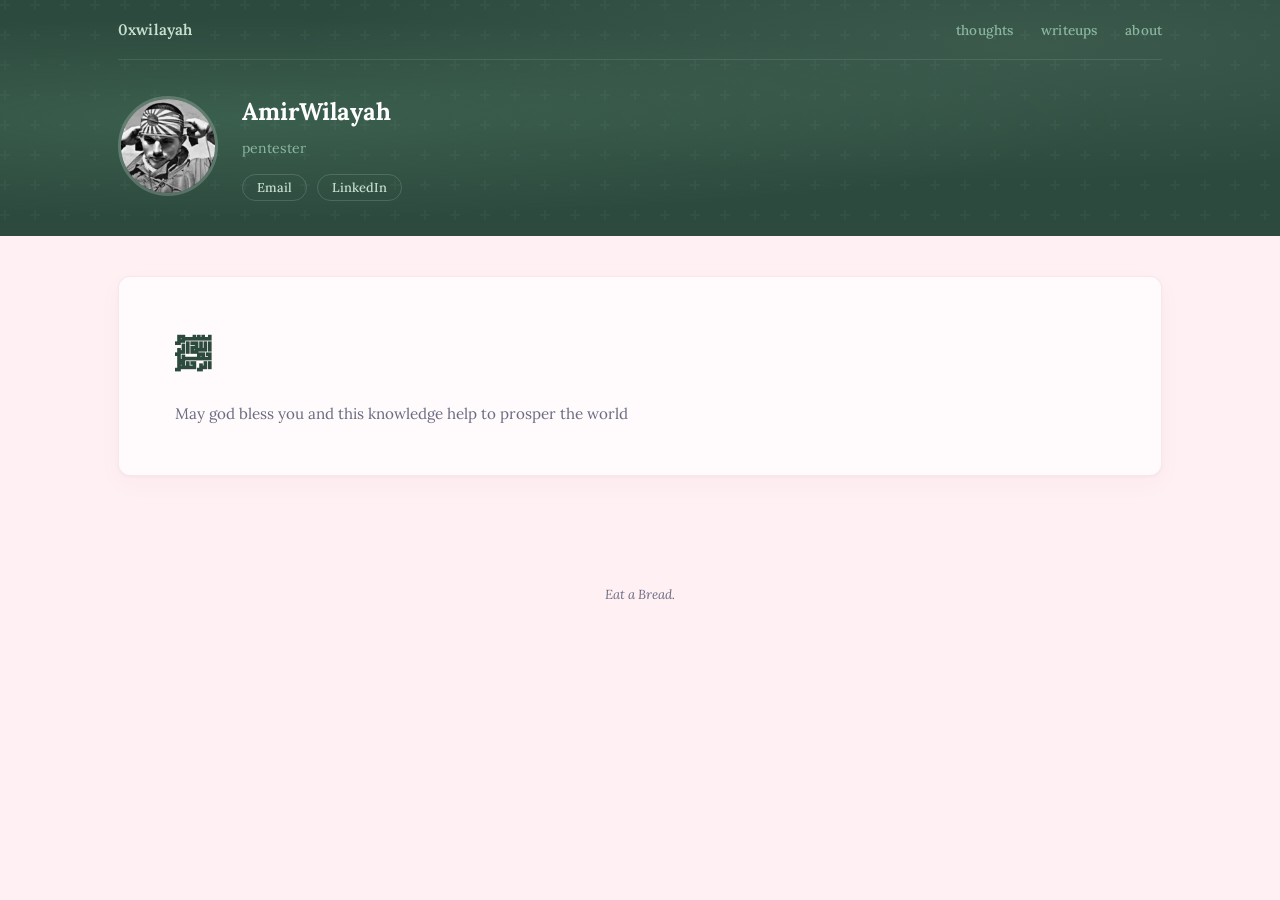
<file: index.html>
<!DOCTYPE html>
<html lang="en">
<head>
  <meta charset="UTF-8">
  <meta name="viewport" content="width=device-width, initial-scale=1.0">
  <title>0xwilayah</title>
  <link rel="stylesheet" href="css/style.css">
</head>
<body>

  <header class="site-header">
    <div class="header-inner">
      <nav class="site-nav">
        <a href="index.html" class="site-title">0xwilayah</a>
        <button class="nav-toggle" onclick="document.querySelector('.nav-links').classList.toggle('open')">
          <span></span><span></span><span></span>
        </button>
        <ul class="nav-links">
          <li><a href="thoughts.html">thoughts</a></li>
          <li><a href="writeups.html">writeups</a></li>
          <li><a href="about.html">about</a></li>
        </ul>
      </nav>
      <div class="author-strip">
        <img src="images/kamikaze.jpeg" alt="AmirWilayah" class="author-avatar">
        <div class="author-info">
          <h1 class="author-name">AmirWilayah</h1>
          <p class="author-bio">pentester</p>
          <ul class="author-links">
            <li><a href="mailto:wilayahhhh@gmail.com">Email</a></li>
            <li><a href="https://www.linkedin.com/in/0xwilayah/" target="_blank">LinkedIn</a></li>
          </ul>
        </div>
      </div>
    </div>
  </header>

  <div class="main-wrap">
    <div class="content-card">
      <h1 class="home-bismillah">﷽</h1>
      <p class="home-description">
        May god bless you and this knowledge help to prosper the world
      </p>
    </div>
  </div>

  <footer class="site-footer">Eat a Bread.</footer>

</body>
</html>
</file>
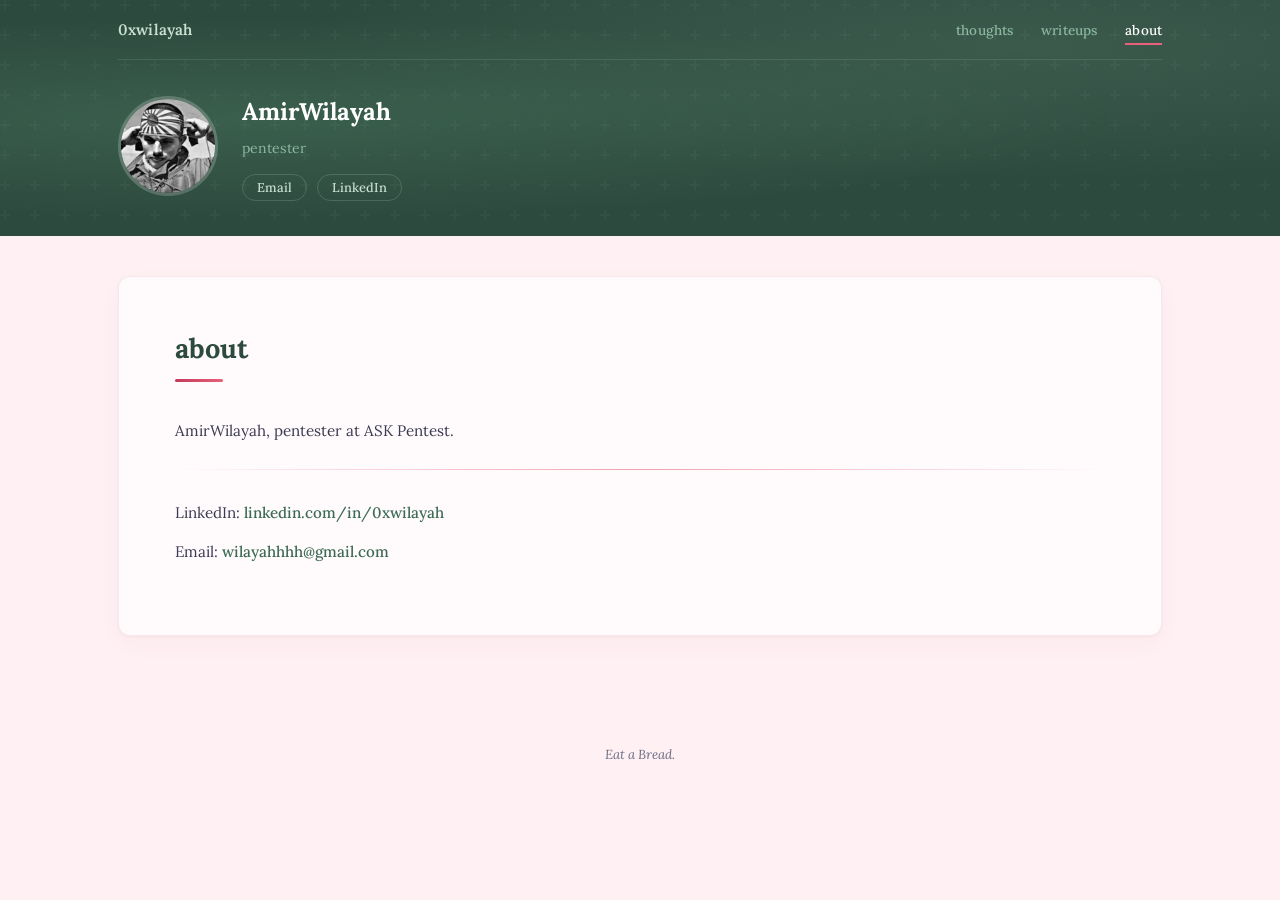
<file: about.html>
<!DOCTYPE html>
<html lang="en">
<head>
  <meta charset="UTF-8">
  <meta name="viewport" content="width=device-width, initial-scale=1.0">
  <title>about - 0xwilayah</title>
  <link rel="stylesheet" href="css/style.css">
</head>
<body>

  <header class="site-header">
    <div class="header-inner">
      <nav class="site-nav">
        <a href="index.html" class="site-title">0xwilayah</a>
        <button class="nav-toggle" onclick="document.querySelector('.nav-links').classList.toggle('open')">
          <span></span><span></span><span></span>
        </button>
        <ul class="nav-links">
          <li><a href="thoughts.html">thoughts</a></li>
          <li><a href="writeups.html">writeups</a></li>
          <li><a href="about.html" class="active">about</a></li>
        </ul>
      </nav>
      <div class="author-strip">
        <img src="images/kamikaze.jpeg" alt="AmirWilayah" class="author-avatar">
        <div class="author-info">
          <h1 class="author-name">AmirWilayah</h1>
          <p class="author-bio">pentester</p>
          <ul class="author-links">
            <li><a href="mailto:wilayahhhh@gmail.com">Email</a></li>
            <li><a href="https://www.linkedin.com/in/0xwilayah/" target="_blank">LinkedIn</a></li>
          </ul>
        </div>
      </div>
    </div>
  </header>

  <div class="main-wrap">
    <div class="content-card about-content">
      <h1 class="page-title">about</h1>
      <div class="page-title-line"></div>

      <p>AmirWilayah, pentester at ASK Pentest.</p>

      <hr>

      <ul>
        <li>LinkedIn: <a href="https://www.linkedin.com/in/0xwilayah/" target="_blank">linkedin.com/in/0xwilayah</a></li>
        <li>Email: <a href="mailto:wilayahhhh@gmail.com">wilayahhhh@gmail.com</a></li>
      </ul>
    </div>
  </div>

  <footer class="site-footer">Eat a Bread.</footer>

</body>
</html>
</file>
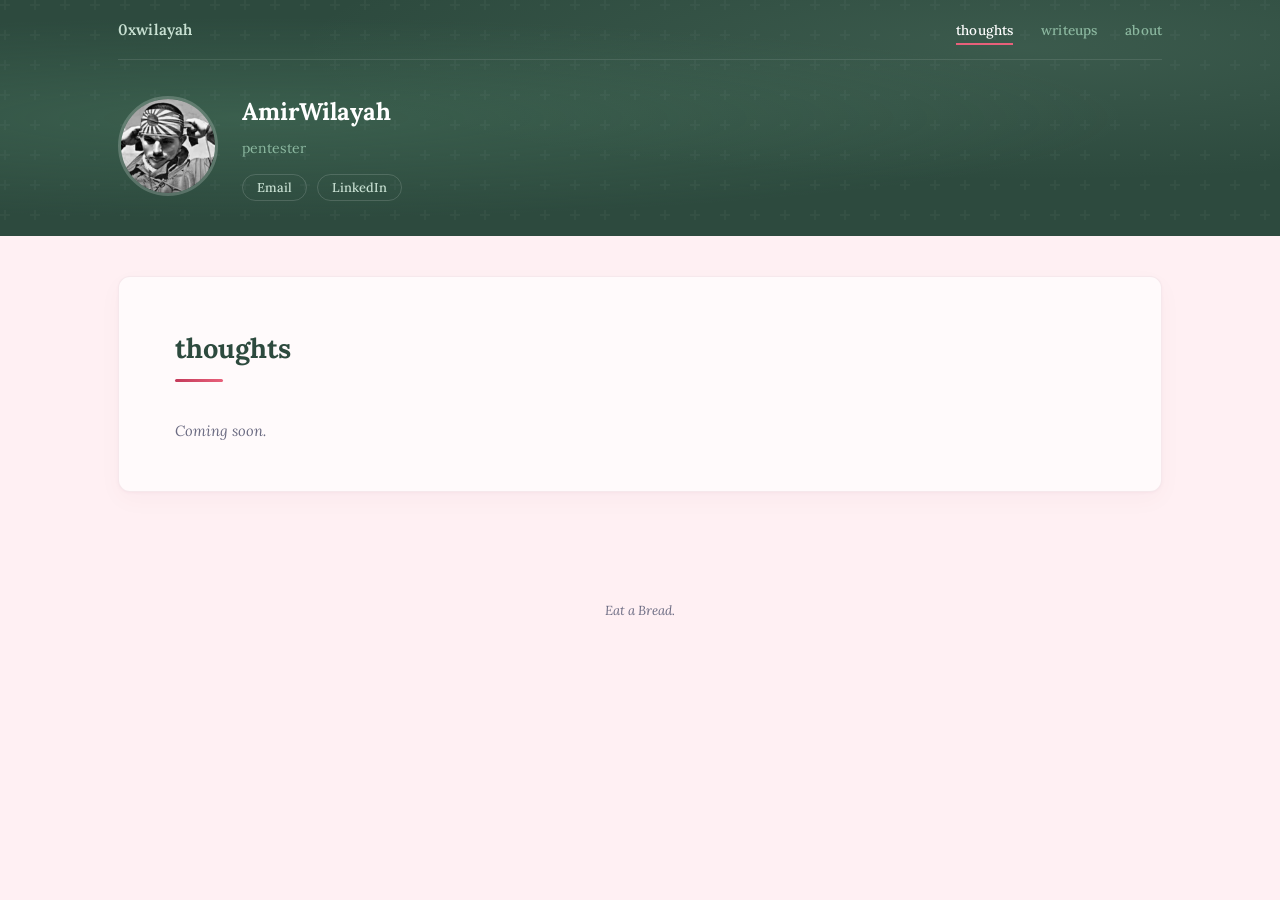
<file: thoughts.html>
<!DOCTYPE html>
<html lang="en">
<head>
  <meta charset="UTF-8">
  <meta name="viewport" content="width=device-width, initial-scale=1.0">
  <title>thoughts - 0xwilayah</title>
  <link rel="stylesheet" href="css/style.css">
</head>
<body>

  <header class="site-header">
    <div class="header-inner">
      <nav class="site-nav">
        <a href="index.html" class="site-title">0xwilayah</a>
        <button class="nav-toggle" onclick="document.querySelector('.nav-links').classList.toggle('open')">
          <span></span><span></span><span></span>
        </button>
        <ul class="nav-links">
          <li><a href="thoughts.html" class="active">thoughts</a></li>
          <li><a href="writeups.html">writeups</a></li>
          <li><a href="about.html">about</a></li>
        </ul>
      </nav>
      <div class="author-strip">
        <img src="images/kamikaze.jpeg" alt="AmirWilayah" class="author-avatar">
        <div class="author-info">
          <h1 class="author-name">AmirWilayah</h1>
          <p class="author-bio">pentester</p>
          <ul class="author-links">
            <li><a href="mailto:wilayahhhh@gmail.com">Email</a></li>
            <li><a href="https://www.linkedin.com/in/0xwilayah/" target="_blank">LinkedIn</a></li>
          </ul>
        </div>
      </div>
    </div>
  </header>

  <div class="main-wrap">
    <div class="content-card">
      <h1 class="page-title">thoughts</h1>
      <div class="page-title-line"></div>

      <ul class="post-list">
        <li class="post-item">
          <p class="placeholder-text">Coming soon.</p>
        </li>
      </ul>
    </div>
  </div>

  <footer class="site-footer">Eat a Bread.</footer>

</body>
</html>
</file>
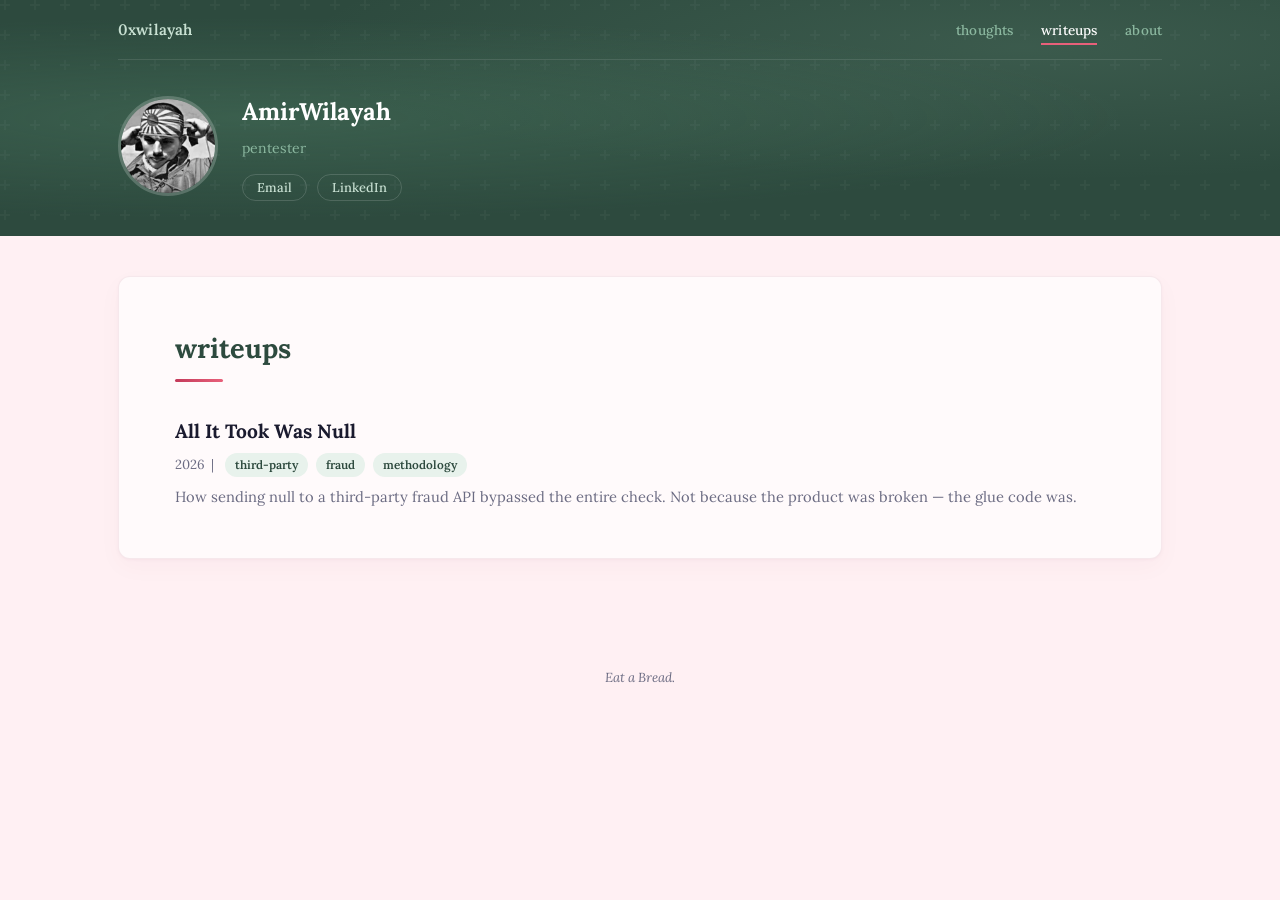
<file: writeups.html>
<!DOCTYPE html>
<html lang="en">
<head>
  <meta charset="UTF-8">
  <meta name="viewport" content="width=device-width, initial-scale=1.0">
  <title>writeups - 0xwilayah</title>
  <link rel="stylesheet" href="css/style.css">
</head>
<body>

  <header class="site-header">
    <div class="header-inner">
      <nav class="site-nav">
        <a href="index.html" class="site-title">0xwilayah</a>
        <button class="nav-toggle" onclick="document.querySelector('.nav-links').classList.toggle('open')">
          <span></span><span></span><span></span>
        </button>
        <ul class="nav-links">
          <li><a href="thoughts.html">thoughts</a></li>
          <li><a href="writeups.html" class="active">writeups</a></li>
          <li><a href="about.html">about</a></li>
        </ul>
      </nav>
      <div class="author-strip">
        <img src="images/kamikaze.jpeg" alt="AmirWilayah" class="author-avatar">
        <div class="author-info">
          <h1 class="author-name">AmirWilayah</h1>
          <p class="author-bio">pentester</p>
          <ul class="author-links">
            <li><a href="mailto:wilayahhhh@gmail.com">Email</a></li>
            <li><a href="https://www.linkedin.com/in/0xwilayah/" target="_blank">LinkedIn</a></li>
          </ul>
        </div>
      </div>
    </div>
  </header>

  <div class="main-wrap">
    <div class="content-card">
      <h1 class="page-title">writeups</h1>
      <div class="page-title-line"></div>

      <ul class="post-list">
        <li class="post-item">
          <h2 class="post-item-title">
            <a href="posts/all-it-took-was-null.html">All It Took Was Null</a>
          </h2>
          <div class="post-item-meta">
            2026 &nbsp;|&nbsp;
            <span class="tag">third-party</span>
            <span class="tag">fraud</span>
            <span class="tag">methodology</span>
          </div>
          <p class="post-item-excerpt">
            How sending null to a third-party fraud API bypassed the entire check. Not because the product was broken — the glue code was.
          </p>
        </li>
      </ul>
    </div>
  </div>

  <footer class="site-footer">Eat a Bread.</footer>

</body>
</html>
</file>
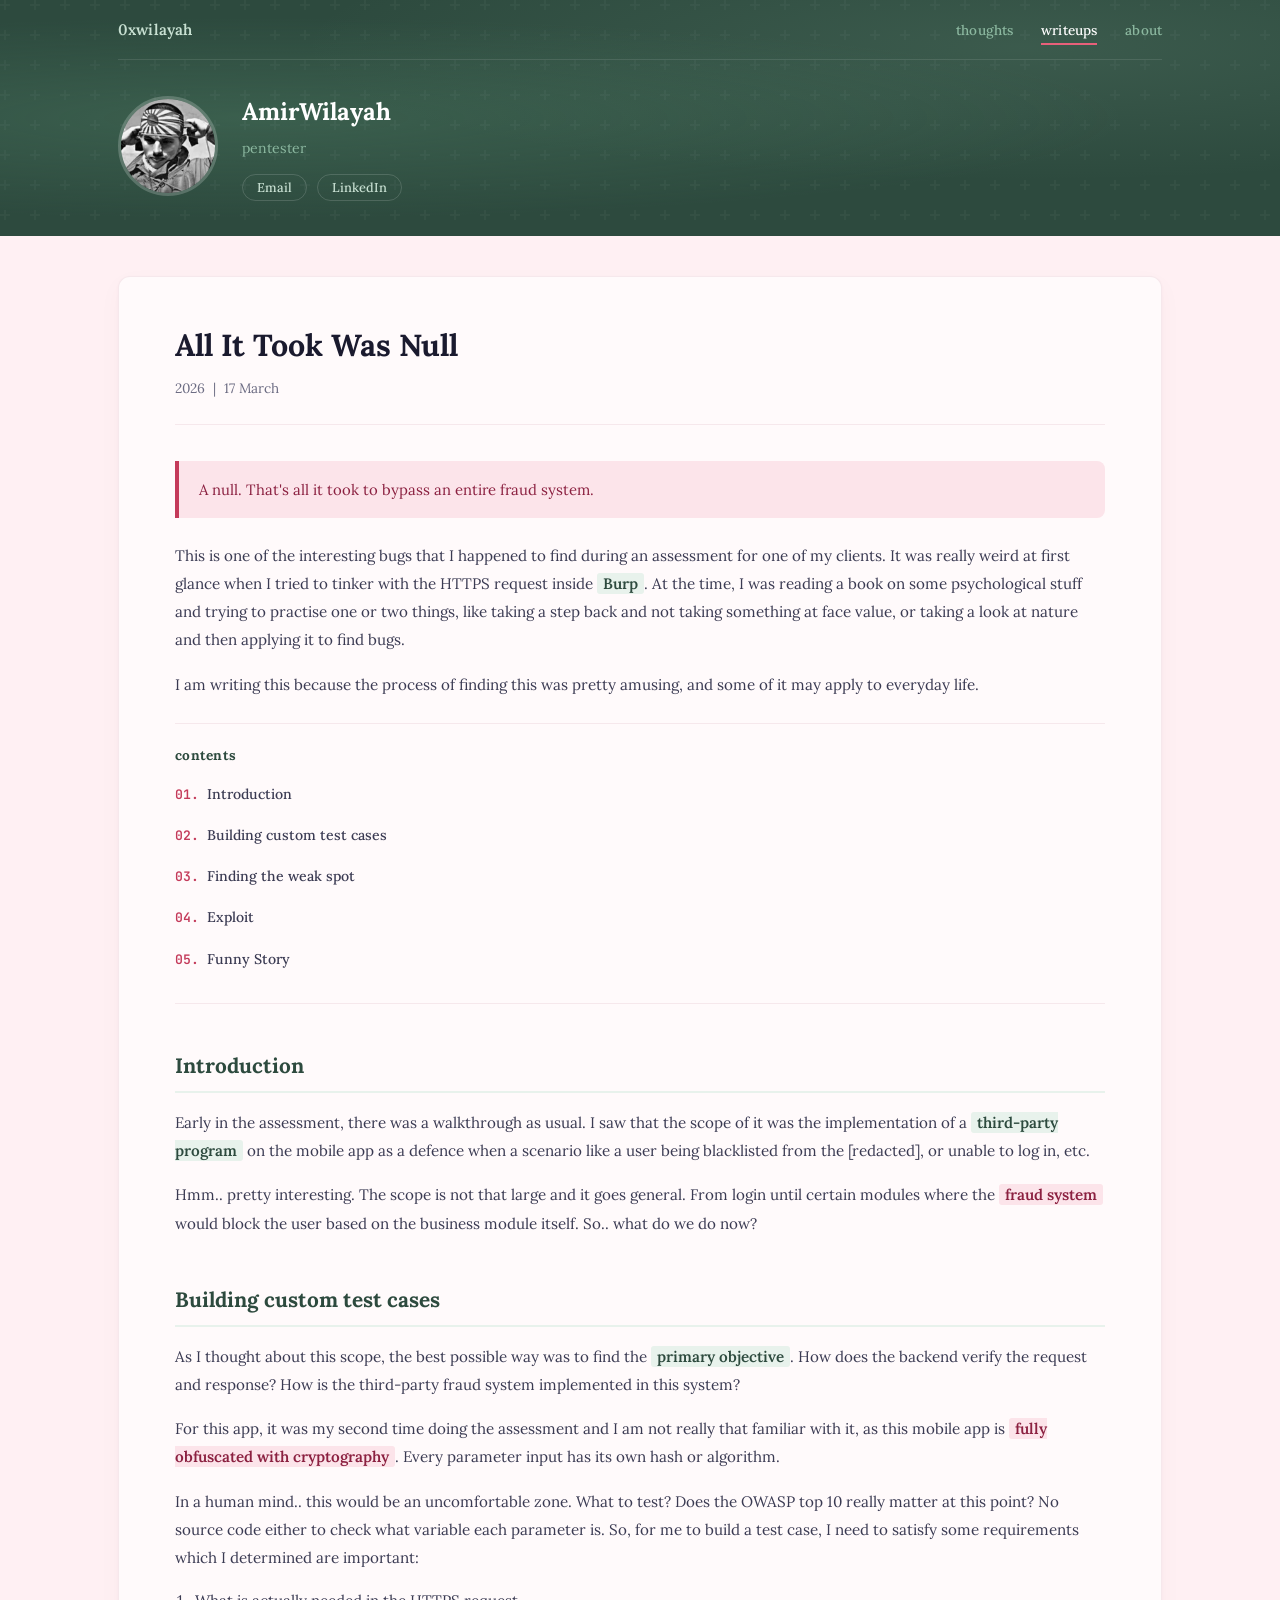
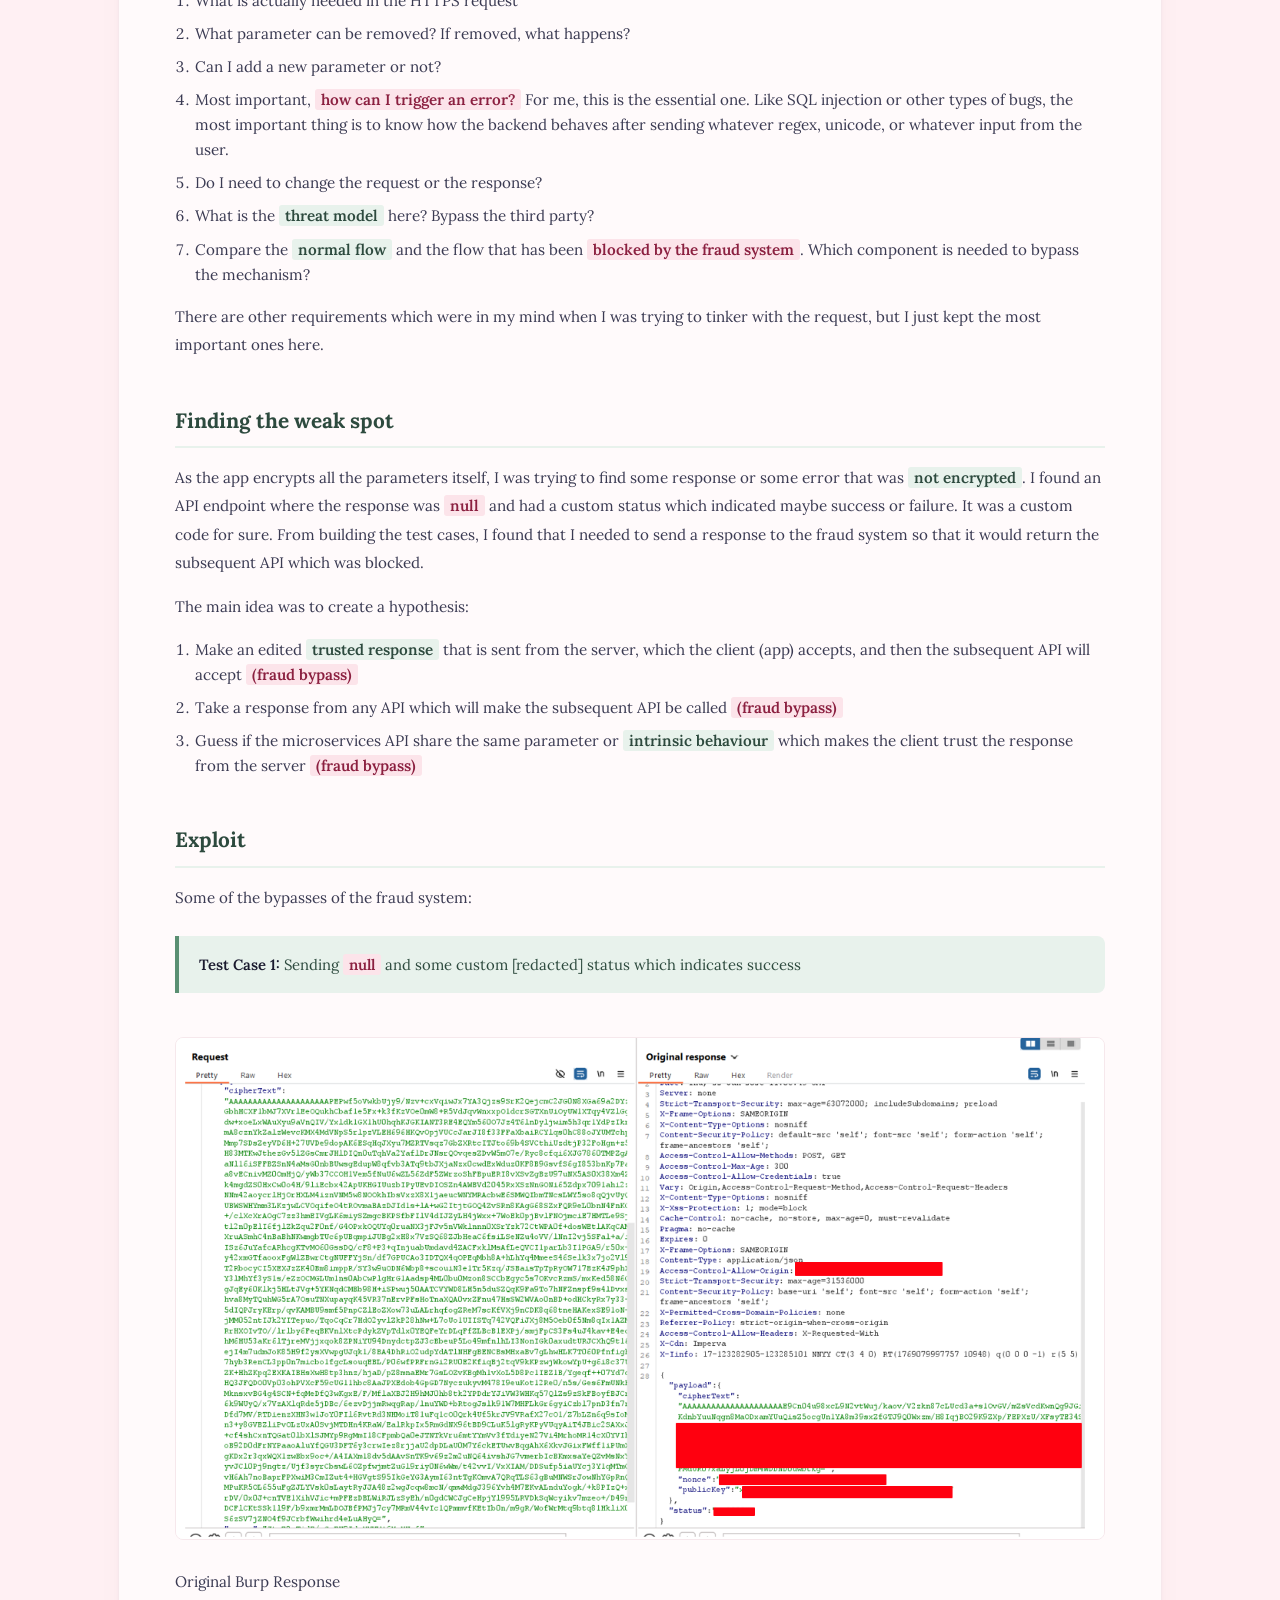
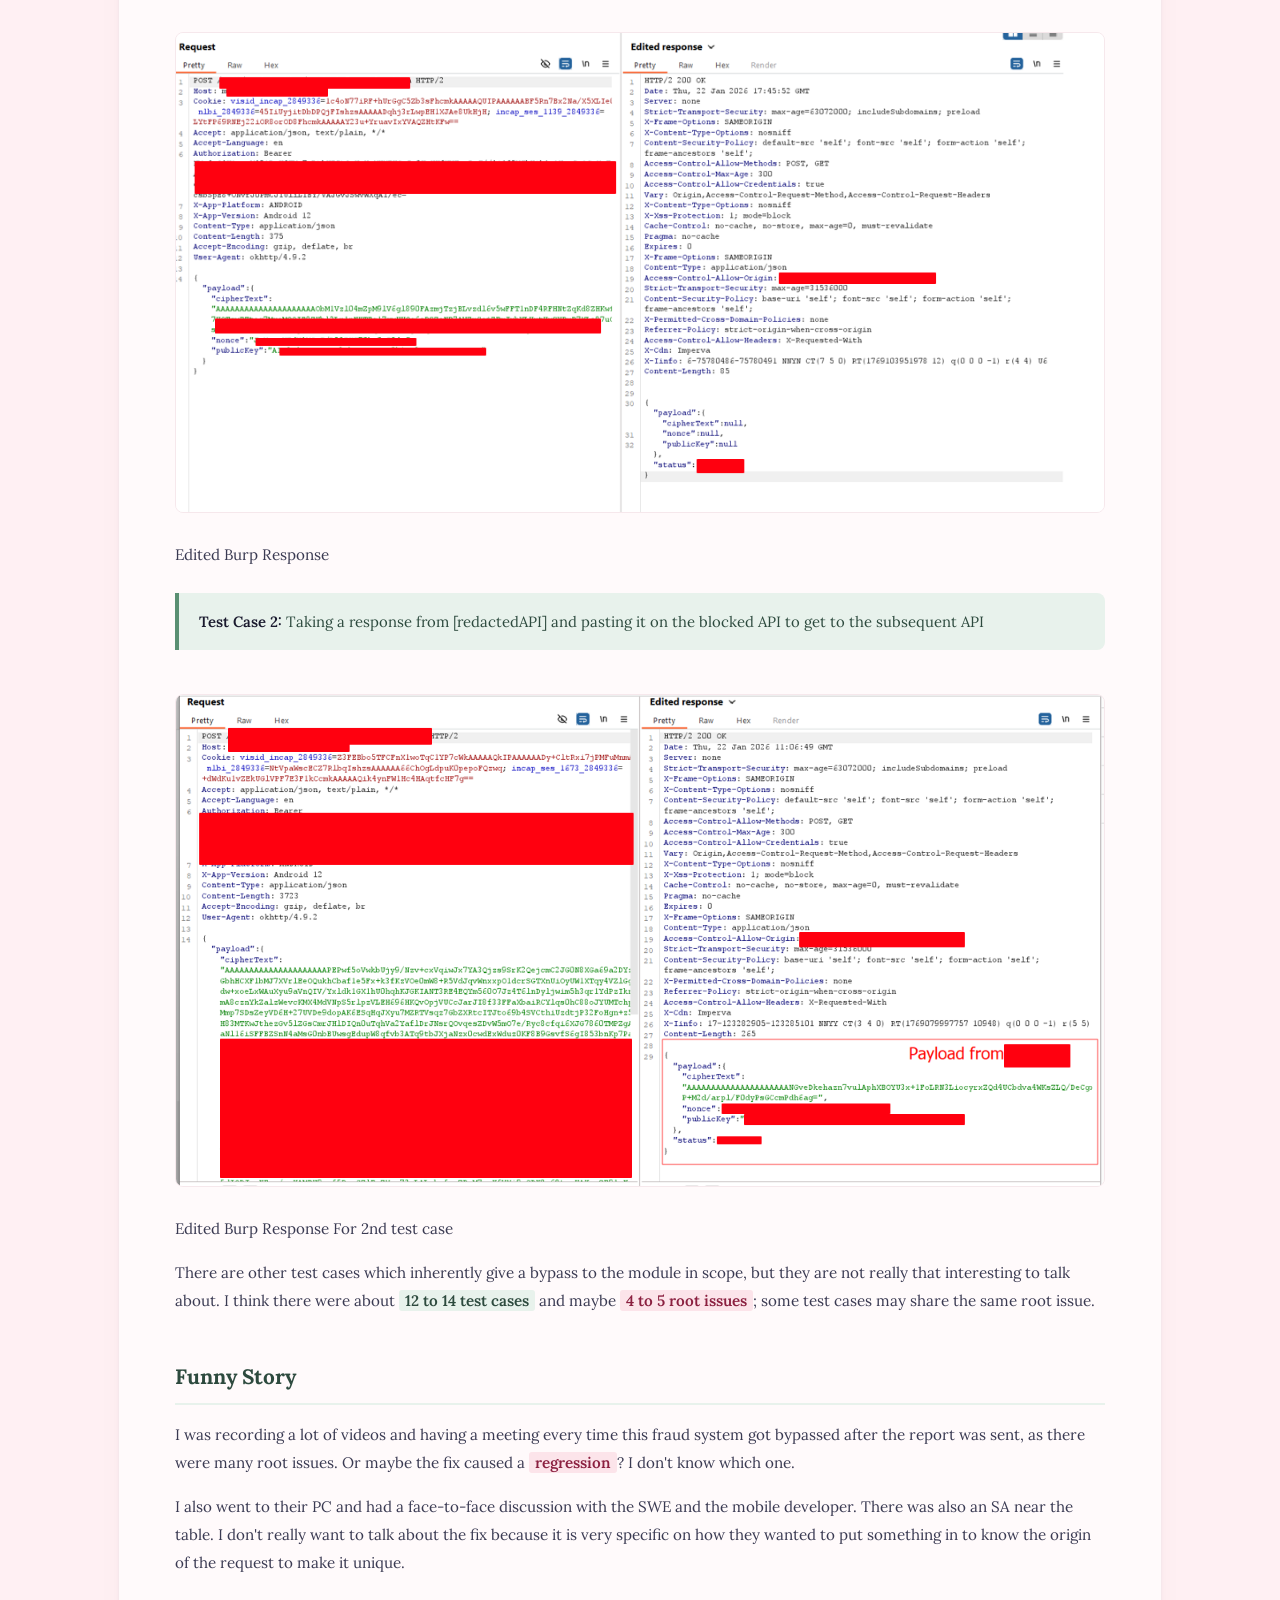
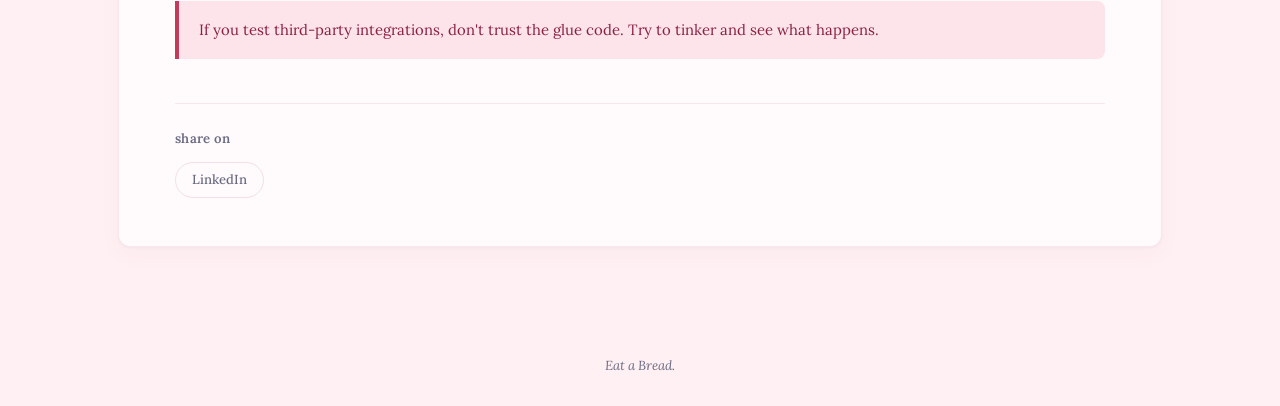
<file: posts/all-it-took-was-null.html>
<!DOCTYPE html>
<html lang="en">
<head>
  <meta charset="UTF-8">
  <meta name="viewport" content="width=device-width, initial-scale=1.0">
  <title>All It Took Was Null - 0xwilayah</title>
  <link rel="stylesheet" href="../css/style.css">
</head>
<body>

  <header class="site-header">
    <div class="header-inner">
      <nav class="site-nav">
        <a href="../index.html" class="site-title">0xwilayah</a>
        <button class="nav-toggle" onclick="document.querySelector('.nav-links').classList.toggle('open')">
          <span></span><span></span><span></span>
        </button>
        <ul class="nav-links">
          <li><a href="../thoughts.html">thoughts</a></li>
          <li><a href="../writeups.html" class="active">writeups</a></li>
          <li><a href="../about.html">about</a></li>
        </ul>
      </nav>
      <div class="author-strip">
        <img src="../images/kamikaze.jpeg" alt="AmirWilayah" class="author-avatar">
        <div class="author-info">
          <h1 class="author-name">AmirWilayah</h1>
          <p class="author-bio">pentester</p>
          <ul class="author-links">
            <li><a href="mailto:wilayahhhh@gmail.com">Email</a></li>
            <li><a href="https://www.linkedin.com/in/0xwilayah/" target="_blank">LinkedIn</a></li>
          </ul>
        </div>
      </div>
    </div>
  </header>

  <div class="main-wrap">
    <div class="content-card">

      <article>
        <header class="article-header">
          <h1 class="article-title">All It Took Was Null</h1>
          <div class="article-meta">
            2026 &nbsp;|&nbsp; 17 March 
          </div>
        </header>

        <div class="article-body">

          <div class="callout-straw">A null. That's all it took to bypass an entire fraud system.</div>

          <p>This is one of the interesting bugs that I happened to find during an assessment for one of my clients.
          It was really weird at first glance when I tried to tinker with the HTTPS request inside <span class="highlight-matcha">Burp</span>. At the time, I was reading a book on some psychological stuff and trying to practise one or two things, like taking a step back and not taking something at face value, or taking a look at nature and then applying it to find bugs.</p>

          <p>I am writing this because the process of finding this was pretty amusing, and some of it may apply to everyday life.</p>

          <!-- Table of Contents -->
          <nav class="toc">
            <div class="toc-title">contents</div>
            <ol>
              <li><a href="#introduction">Introduction</a></li>
              <li><a href="#building-test-cases">Building custom test cases</a></li>
              <li><a href="#finding-weak-spot">Finding the weak spot</a></li>
              <li><a href="#exploit">Exploit</a></li>
              <li><a href="#funny-story">Funny Story</a></li>
            </ol>
          </nav>

          <h2 id="introduction">Introduction</h2>

          <p>Early in the assessment, there was a walkthrough as usual. I saw that the scope of it was the implementation of a <span class="highlight-matcha">third-party program</span> on the mobile app as a defence when a scenario like a user being blacklisted from the [redacted], or unable to log in, etc.</p>

          <p>Hmm.. pretty interesting. The scope is not that large and it goes general. From login until certain modules where the <span class="highlight-straw">fraud system</span> would block the user based on the business module itself.
          So.. what do we do now?</p>

          <h2 id="building-test-cases">Building custom test cases</h2>

          <p>As I thought about this scope, the best possible way was to find the <span class="highlight-matcha">primary objective</span>.
          How does the backend verify the request and response? How is the third-party fraud system implemented in this system?</p>

          <p>For this app, it was my second time doing the assessment and I am not really that familiar with it, as this mobile app is <span class="highlight-straw">fully obfuscated with cryptography</span>. Every parameter input has its own hash or algorithm.</p>

          <p>In a human mind.. this would be an uncomfortable zone. What to test? Does the OWASP top 10 really matter at this point? No source code either to check what variable each parameter is. So, for me to build a test case, I need to satisfy some requirements which I determined are important:</p>

          <ol>
            <li>What is actually needed in the HTTPS request</li>
            <li>What parameter can be removed? If removed, what happens?</li>
            <li>Can I add a new parameter or not?</li>
            <li>Most important, <span class="highlight-straw">how can I trigger an error?</span> For me, this is the essential one. Like SQL injection or other types of bugs, the most important thing is to know how the backend behaves after sending whatever regex, unicode, or whatever input from the user.</li>
            <li>Do I need to change the request or the response?</li>
            <li>What is the <span class="highlight-matcha">threat model</span> here? Bypass the third party?</li>
            <li>Compare the <span class="highlight-matcha">normal flow</span> and the flow that has been <span class="highlight-straw">blocked by the fraud system</span>. Which component is needed to bypass the mechanism?</li>
          </ol>

          <p>There are other requirements which were in my mind when I was trying to tinker with the request, but I just kept the most important ones here.</p>

          <h2 id="finding-weak-spot">Finding the weak spot</h2>

          <p>As the app encrypts all the parameters itself, I was trying to find some response or some error that was <span class="highlight-matcha">not encrypted</span>. I found an API endpoint where the response was <span class="highlight-straw">null</span> and had a custom status which indicated maybe success or failure. It was a custom code for sure. From building the test cases, I found that I needed to send a response to the fraud system so that it would return the subsequent API which was blocked.</p>

          <p>The main idea was to create a hypothesis:</p>

          <ol>
            <li>Make an edited <span class="highlight-matcha">trusted response</span> that is sent from the server, which the client (app) accepts, and then the subsequent API will accept <span class="highlight-straw">(fraud bypass)</span></li>
            <li>Take a response from any API which will make the subsequent API be called <span class="highlight-straw">(fraud bypass)</span></li>
            <li>Guess if the microservices API share the same parameter or <span class="highlight-matcha">intrinsic behaviour</span> which makes the client trust the response from the server <span class="highlight-straw">(fraud bypass)</span></li>
          </ol>

          <h2 id="exploit">Exploit</h2>

          <p>Some of the bypasses of the fraud system:</p>

          <div class="callout"><strong>Test Case 1:</strong> Sending <span class="highlight-straw">null</span> and some custom [redacted] status which indicates success</div>

          <img src="../images/Original1.png" alt="Burp response normal">
            <p>Original Burp Response</p>

          <img src="../images/Edited2.png" alt="Burp response edited">
            <p>Edited Burp Response</p>


          <div class="callout"><strong>Test Case 2:</strong> Taking a response from [redactedAPI] and pasting it on the blocked API to get to the subsequent API</div>

          <img src="../images/Edited1.png" alt="Burp response edited">
            <p>Edited Burp Response For 2nd test case</p>

          <p>There are other test cases which inherently give a bypass to the module in scope, but they are not really that interesting to talk about. I think there were about <span class="highlight-matcha">12 to 14 test cases</span> and maybe <span class="highlight-straw">4 to 5 root issues</span>; some test cases may share the same root issue.</p>

          <h2 id="funny-story">Funny Story</h2>

          <p>I was recording a lot of videos and having a meeting every time this fraud system got bypassed after the report was sent, as there were many root issues. Or maybe the fix caused a <span class="highlight-straw">regression</span>? I don't know which one.</p>

          <p>I also went to their PC and had a face-to-face discussion with the SWE and the mobile developer. There was also an SA near the table. I don't really want to talk about the fix because it is very specific on how they wanted to put something in to know the origin of the request to make it unique.</p>

          <div class="callout-straw">If you test third-party integrations, don't trust the glue code. Try to tinker and see what happens.</div>

        </div>

        <div class="share-links">
          <h4>share on</h4>
          <a href="#" onclick="window.open('https://www.linkedin.com/shareArticle?mini=true&url='+encodeURIComponent(window.location.href),'_blank');return false;">LinkedIn</a>
        </div>
      </article>

    </div>
  </div>

  <footer class="site-footer">Eat a Bread.</footer>

</body>
</html>
</file>
<file: css/style.css>
/* ============================================
   0xWILAYAH - Matcha x Strawberry
   ============================================ */

@import url('https://fonts.googleapis.com/css2?family=Lora:ital,wght@0,400;0,500;0,600;0,700;1,400;1,500&family=JetBrains+Mono:wght@400;500&display=swap');

:root {
  --matcha-deep: #2d4a3e;
  --matcha-mid: #3d6b56;
  --matcha-soft: #5a8f72;
  --matcha-light: #8cb8a0;
  --matcha-pale: #c8e0d2;
  --matcha-cream: #e8f2ec;

  --straw-deep: #8b2040;
  --straw-mid: #c43a5a;
  --straw-soft: #e8607a;
  --straw-light: #f2a0b0;
  --straw-pale: #fce4ea;
  --straw-cream: #fff0f3;
  --straw-white: #fffafb;

  --ink: #1a1a2e;
  --ink-light: #3a3a52;
  --ink-muted: #6b6b82;

  --link-color: var(--matcha-mid);
  --link-hover: var(--matcha-deep);

  --font-main: 'Lora', Georgia, 'Times New Roman', serif;
  --font-code: 'JetBrains Mono', 'Fira Code', monospace;
}

*, *::before, *::after { box-sizing: border-box; margin: 0; padding: 0; }
html { font-size: 16px; scroll-behavior: smooth; }

body {
  font-family: var(--font-main);
  color: var(--ink);
  background: var(--straw-cream);
  line-height: 1.7;
  -webkit-font-smoothing: antialiased;
  min-height: 100vh;
}

a { color: var(--link-color); text-decoration: none; transition: color 0.25s ease; }
a:hover { color: var(--link-hover); }
img { max-width: 100%; height: auto; }

/* ============================================
   Header - Matcha
   ============================================ */

.site-header {
  background: var(--matcha-deep);
  background-image:
    radial-gradient(ellipse at 20% 50%, rgba(90,143,114,0.3) 0%, transparent 60%),
    radial-gradient(ellipse at 80% 20%, rgba(140,184,160,0.15) 0%, transparent 50%);
  color: #fff;
  position: relative;
  overflow: hidden;
}

.site-header::before {
  content: '';
  position: absolute;
  inset: 0;
  background: url("data:image/svg+xml,%3Csvg width='60' height='60' viewBox='0 0 60 60' xmlns='http://www.w3.org/2000/svg'%3E%3Cg fill='none'%3E%3Cg fill='%23ffffff' fill-opacity='0.03'%3E%3Cpath d='M36 34v-4h-2v4h-4v2h4v4h2v-4h4v-2h-4zm0-30V0h-2v4h-4v2h4v4h2V6h4V4h-4zM6 34v-4H4v4H0v2h4v4h2v-4h4v-2H6zM6 4V0H4v4H0v2h4v4h2V6h4V4H6z'/%3E%3C/g%3E%3C/g%3E%3C/svg%3E");
  pointer-events: none;
}

.header-inner {
  max-width: 1100px;
  margin: 0 auto;
  padding: 0 28px;
  position: relative;
  z-index: 5;
}

/* Nav */
.site-nav {
  display: flex;
  align-items: center;
  justify-content: space-between;
  padding: 16px 0;
  border-bottom: 1px solid rgba(255,255,255,0.1);
}

.site-title {
  font-family: var(--font-main);
  font-size: 0.95rem;
  font-weight: 600;
  color: var(--matcha-pale);
  letter-spacing: 0.01em;
}
.site-title:hover { color: #fff; }

.nav-links { display: flex; gap: 28px; list-style: none; }

.nav-links a {
  font-family: var(--font-main);
  font-size: 0.85rem;
  font-weight: 500;
  color: var(--matcha-light);
  letter-spacing: 0.01em;
  padding: 4px 0;
  position: relative;
  transition: color 0.25s;
}

.nav-links a::after {
  content: '';
  position: absolute;
  bottom: -2px;
  left: 0;
  width: 0;
  height: 2px;
  background: var(--straw-soft);
  transition: width 0.3s ease;
}

.nav-links a:hover,
.nav-links a.active { color: #fff; }
.nav-links a:hover::after,
.nav-links a.active::after { width: 100%; }

.nav-toggle { display: none; background: none; border: none; cursor: pointer; padding: 8px; }
.nav-toggle span { display: block; width: 20px; height: 2px; background: var(--matcha-light); margin: 4px 0; }

/* Author strip */
.author-strip {
  display: flex;
  align-items: center;
  gap: 24px;
  padding: 32px 0 36px;
}

.author-avatar {
  width: 100px;
  height: 100px;
  border-radius: 50%;
  object-fit: cover;
  border: 3px solid rgba(255,255,255,0.2);
  flex-shrink: 0;
}

.author-name {
  font-family: var(--font-main);
  font-size: 1.5rem;
  font-weight: 700;
  color: #fff;
  margin-bottom: 4px;
}

.author-bio {
  font-size: 0.88rem;
  color: var(--matcha-light);
  margin-bottom: 12px;
}

.author-links { display: flex; gap: 10px; list-style: none; flex-wrap: wrap; }

.author-links a {
  font-size: 0.8rem;
  font-weight: 500;
  color: var(--matcha-pale);
  padding: 4px 14px;
  border: 1px solid rgba(255,255,255,0.15);
  border-radius: 20px;
  transition: all 0.25s;
}

.author-links a:hover {
  background: rgba(255,255,255,0.1);
  border-color: rgba(255,255,255,0.3);
  color: #fff;
}

/* ============================================
   Content - Strawberry
   ============================================ */

.main-wrap {
  max-width: 1100px;
  margin: 0 auto;
  padding: 40px 28px 80px;
}

.content-card {
  background: var(--straw-white);
  border: 1px solid rgba(139,32,64,0.08);
  border-radius: 12px;
  padding: 48px 56px;
  box-shadow: 0 1px 3px rgba(139,32,64,0.04), 0 8px 24px rgba(139,32,64,0.03);
}

/* Home */
.home-bismillah {
  font-size: 2.2rem;
  font-weight: 700;
  color: var(--matcha-deep);
  margin-bottom: 16px;
}

.home-subtitle {
  font-size: 1.2rem;
  font-weight: 600;
  color: var(--straw-deep);
  margin-bottom: 12px;
  font-style: italic;
  line-height: 1.5;
}

.home-description {
  font-size: 0.95rem;
  color: var(--ink-muted);
  max-width: 600px;
}

/* Listing pages */
.page-title {
  font-size: 1.7rem;
  font-weight: 700;
  color: var(--matcha-deep);
  margin-bottom: 8px;
}

.page-title-line {
  width: 48px;
  height: 3px;
  background: linear-gradient(90deg, var(--straw-mid), var(--straw-soft));
  border-radius: 2px;
  margin-bottom: 36px;
}

.post-list { list-style: none; }

.post-item {
  padding: 24px 0;
  border-bottom: 1px solid rgba(139,32,64,0.08);
}
.post-item:first-child { padding-top: 0; }
.post-item:last-child { border-bottom: none; padding-bottom: 0; }

.post-item-title {
  font-size: 1.2rem;
  font-weight: 700;
  line-height: 1.4;
  margin-bottom: 8px;
}
.post-item-title a { color: var(--ink); }
.post-item-title a:hover { color: var(--straw-deep); }

.post-item-meta {
  font-size: 0.82rem;
  color: var(--ink-muted);
  margin-bottom: 8px;
  display: flex;
  align-items: center;
  gap: 8px;
}

.post-item-meta .tag {
  background: var(--matcha-cream);
  color: var(--matcha-deep);
  padding: 2px 10px;
  border-radius: 12px;
  font-size: 0.74rem;
  font-weight: 600;
}

.post-item-excerpt {
  font-size: 0.92rem;
  color: var(--ink-muted);
  line-height: 1.65;
}

.placeholder-text {
  color: var(--ink-muted);
  font-style: italic;
  font-size: 0.92rem;
}

/* Article */
.article-header {
  margin-bottom: 36px;
  padding-bottom: 24px;
  border-bottom: 1px solid rgba(139,32,64,0.08);
}

.article-title {
  font-size: 1.9rem;
  font-weight: 700;
  line-height: 1.3;
  color: var(--ink);
  margin-bottom: 12px;
}

.article-meta { font-size: 0.85rem; color: var(--ink-muted); }

.article-body h2 {
  font-size: 1.3rem;
  font-weight: 700;
  color: var(--matcha-deep);
  margin: 44px 0 16px;
  padding-bottom: 8px;
  border-bottom: 2px solid var(--matcha-cream);
}

.article-body h3 {
  font-size: 1.05rem;
  font-weight: 600;
  color: var(--straw-deep);
  margin: 32px 0 10px;
}

.article-body p {
  margin-bottom: 16px;
  font-size: 0.95rem;
  line-height: 1.85;
  color: var(--ink-light);
}

.article-body ul, .article-body ol { margin: 0 0 16px 20px; font-size: 0.95rem; }
.article-body li { margin-bottom: 8px; line-height: 1.65; color: var(--ink-light); }

.article-body blockquote {
  border-left: 4px solid var(--matcha-soft);
  padding: 14px 24px;
  margin: 24px 0;
  background: var(--matcha-cream);
  border-radius: 0 8px 8px 0;
  font-style: italic;
  color: var(--matcha-deep);
  font-size: 0.93rem;
}

.article-body code {
  font-family: var(--font-code);
  font-size: 0.83rem;
  background: var(--straw-pale);
  color: var(--straw-deep);
  padding: 2px 8px;
  border-radius: 4px;
}

.article-body pre {
  background: var(--matcha-deep);
  color: var(--matcha-pale);
  padding: 24px;
  border-radius: 10px;
  overflow-x: auto;
  margin: 24px 0;
  font-size: 0.84rem;
  line-height: 1.65;
}

.article-body pre code { background: none; padding: 0; color: inherit; font-size: inherit; }
.article-body strong { font-weight: 600; color: var(--ink); }

.article-body hr {
  border: none;
  height: 1px;
  background: linear-gradient(90deg, transparent, var(--straw-light), transparent);
  margin: 36px 0;
}

.article-body img {
  border-radius: 8px;
  margin: 20px 0;
  border: 1px solid rgba(139,32,64,0.08);
}

/* Share */
.share-links {
  margin-top: 44px;
  padding-top: 24px;
  border-top: 1px solid rgba(139,32,64,0.08);
}

.share-links h4 {
  font-size: 0.82rem;
  font-weight: 600;
  color: var(--ink-muted);
  margin-bottom: 12px;
  letter-spacing: 0.02em;
}

.share-links a {
  display: inline-block;
  margin-right: 10px;
  font-size: 0.82rem;
  font-weight: 500;
  padding: 6px 16px;
  border: 1px solid rgba(139,32,64,0.12);
  border-radius: 20px;
  color: var(--ink-muted);
  transition: all 0.25s;
}

.share-links a:hover {
  border-color: var(--straw-mid);
  color: var(--straw-mid);
  background: var(--straw-pale);
}

/* About */
.about-content p, .about-content li {
  font-size: 0.95rem;
  line-height: 1.75;
  color: var(--ink-light);
}

.about-content ul { list-style: none; margin: 16px 0; }
.about-content li { padding: 6px 0; }
.about-content li a { font-weight: 500; }

.about-content hr {
  border: none;
  height: 1px;
  background: linear-gradient(90deg, transparent, var(--straw-light), transparent);
  margin: 24px 0;
}

/* Highlights */
.highlight-matcha {
  background: var(--matcha-cream);
  color: var(--matcha-deep);
  padding: 1px 6px;
  border-radius: 3px;
  font-weight: 600;
}

.highlight-straw {
  background: var(--straw-pale);
  color: var(--straw-deep);
  padding: 1px 6px;
  border-radius: 3px;
  font-weight: 600;
}

/* Callout box */
.callout {
  background: var(--matcha-cream);
  border-left: 4px solid var(--matcha-soft);
  padding: 16px 20px;
  border-radius: 0 8px 8px 0;
  margin: 24px 0;
  font-size: 0.93rem;
  color: var(--matcha-deep);
  line-height: 1.7;
}

.callout-straw {
  background: var(--straw-pale);
  border-left: 4px solid var(--straw-mid);
  padding: 16px 20px;
  border-radius: 0 8px 8px 0;
  margin: 24px 0;
  font-size: 0.93rem;
  color: var(--straw-deep);
  line-height: 1.7;
}

/* Table of contents */
.toc {
  padding: 20px 0;
  margin: 24px 0 36px;
  border-top: 1px solid rgba(139,32,64,0.08);
  border-bottom: 1px solid rgba(139,32,64,0.08);
}

.toc-title {
  font-size: 0.85rem;
  font-weight: 700;
  color: var(--matcha-deep);
  margin-bottom: 10px;
  letter-spacing: 0.02em;
}

.toc ol {
  list-style: none;
  counter-reset: toc-counter;
  margin: 0;
  padding: 0;
}

.toc li {
  counter-increment: toc-counter;
  padding: 4px 0;
}

.toc li::before {
  content: counter(toc-counter, decimal-leading-zero) ".";
  color: var(--straw-mid);
  font-weight: 600;
  font-size: 0.82rem;
  margin-right: 8px;
  font-family: var(--font-code);
}

.toc a {
  font-size: 0.88rem;
  color: var(--ink-light);
  font-weight: 500;
  transition: color 0.2s;
}

.toc a:hover {
  color: var(--straw-deep);
}

/* Footer */
.site-footer {
  text-align: center;
  padding: 28px 24px;
  font-size: 0.82rem;
  color: var(--ink-muted);
  font-style: italic;
}

/* Responsive */
@media (max-width: 768px) {
  .author-strip { flex-direction: column; text-align: center; gap: 16px; }
  .author-avatar { width: 88px; height: 88px; }
  .author-links { justify-content: center; }
  .content-card { padding: 28px 20px; border-radius: 8px; }
  .main-wrap { padding: 24px 16px 60px; }
  .article-title { font-size: 1.5rem; }
  .home-bismillah { font-size: 1.6rem; }
}

@media (max-width: 600px) {
  .nav-links {
    display: none;
    position: absolute;
    top: 52px;
    left: 0;
    right: 0;
    background: var(--matcha-deep);
    flex-direction: column;
    padding: 16px 28px 20px;
    gap: 12px;
    border-top: 1px solid rgba(255,255,255,0.08);
    z-index: 100;
  }
  .nav-links.open { display: flex; }
  .nav-toggle { display: block; }
  .page-title { font-size: 1.4rem; }
}
</file>
